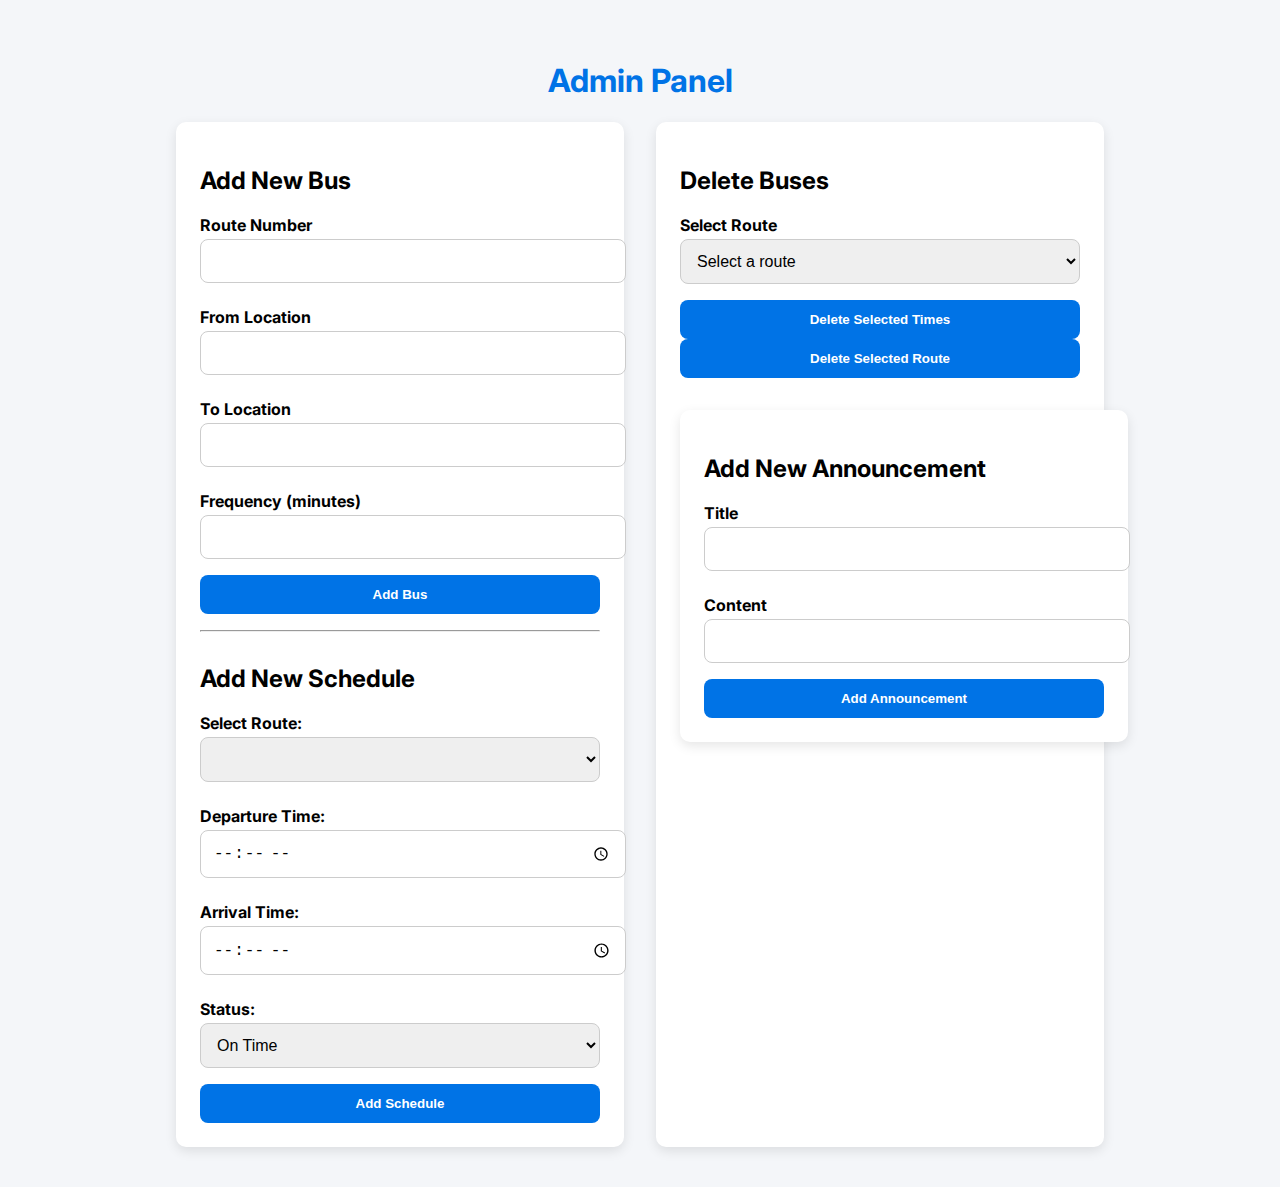
<file: admin-dashboard.html>
<!DOCTYPE html>
<html lang="en">
<head>
  <meta charset="UTF-8" />
  <title>Admin Dashboard</title>
  <meta name="viewport" content="width=device-width, initial-scale=1.0"/>
  <link href="https://fonts.googleapis.com/css2?family=Inter:wght@400;700&display=swap" rel="stylesheet"/>
  <style>
    body {
      font-family: 'Inter', sans-serif;
      background: #f4f6f9;
      padding: 2rem;
    }

    h1 {
      text-align: center;
      color: #0073e6;
    }

    .admin-container {
      display: flex;
      gap: 2rem;
      justify-content: center;
      flex-wrap: wrap;
    }

    .form-group {
      background: white;
      padding: 1.5rem;
      border-radius: 10px;
      width: 400px;
      box-shadow: 0 4px 12px rgba(0,0,0,0.1);
    }

    label {
      display: block;
      margin: 0.5rem 0 0.25rem;
      font-weight: bold;
    }

    input, select {
      width: 100%;
      padding: 0.75rem;
      margin-bottom: 1rem;
      border: 1px solid #ccc;
      border-radius: 8px;
      font-size: 1rem;
    }

    button {
      width: 100%;
      padding: 0.75rem;
      background: #0073e6;
      color: white;
      font-weight: bold;
      border: none;
      border-radius: 8px;
      cursor: pointer;
    }

    button:hover {
      background: #005bb5;
    }

    .success {
      text-align: center;
      color: green;
      font-weight: bold;
      margin-top: 1rem;
    }
  </style>
</head>
<body>

  <h1>Admin Panel</h1>
  <div class="admin-container">
    <div class="form-group">
      <h2>Add New Bus</h2>
      <label>Route Number</label>
      <input type="text" id="route_number" />

      <label>From Location</label>
      <input type="text" id="from_location" />

      <label>To Location</label>
      <input type="text" id="to_location" />

      <label>Frequency (minutes)</label>
      <input type="number" id="frequency_minutes" />

      <button onclick="addBus()">Add Bus</button>
      <div id="result" class="success"></div>

      <hr />

      <h2 style="margin-top:2rem;">Add New Schedule</h2>
      <label>Select Route:</label>
      <select id="schedule-route" required></select>

      <label for="departure-time">Departure Time:</label>
      <input type="time" id="departure-time" required>

      <label for="arrival-time">Arrival Time:</label>
      <input type="time" id="arrival-time" required>

      <label for="status">Status:</label>
      <select id="status" required>
        <option value="On Time">On Time</option>
        <option value="Delayed">Delayed</option>
        <option value="Cancelled">Cancelled</option>
      </select>

      <button onclick="addSchedule()">Add Schedule</button>


    </div>

    <div class="form-group">
      <h2>Delete Buses</h2>
      <label>Select Route</label>
      <select id="routeSelect" onchange="loadTimes()">
        <option value="">Select a route</option>
      </select>

      <div id="timesBox"></div>

      <button onclick="deleteSelectedTimes()">Delete Selected Times</button>
      <button onclick="deleteRoute()">Delete Selected Route</button>
      <div class="form-group" style="margin-top: 2rem;">
        <h2>Add New Announcement</h2>
        <label>Title</label>
        <input type="text" id="announcement-title" />

        <label>Content</label>
        <input type="text" id="announcement-content" />

        <button onclick="addAnnouncement()">Add Announcement</button>
      </div>

    </div>
      

        

    

    

  </div>

  <script>
    function addBus() {
      const data = {
        route_number: document.getElementById('route_number').value,
        from_location: document.getElementById('from_location').value,
        to_location: document.getElementById('to_location').value,
        frequency_minutes: parseInt(document.getElementById('frequency_minutes').value)
      };

      fetch('http://localhost:3000/api/buses', {
        method: 'POST',
        headers: { 'Content-Type': 'application/json' },
        body: JSON.stringify(data)
      })
      .then(res => res.json())
      .then(response => {
        document.getElementById('result').textContent = "Bus successfully added!";
        loadRoutes();
      })
      .catch(err => {
        document.getElementById('result').textContent = "Error occurred!";
        console.error(err);
      });
    }

    function addSchedule() {
      const data = {
        route_id: document.getElementById('schedule-route').value,
        departure_time: document.getElementById('departure-time').value,
        arrival_time: document.getElementById('arrival-time').value,
        status: document.getElementById('status').value
      };

      fetch('http://localhost:3000/api/schedules', {
        method: 'POST',
        headers: { 'Content-Type': 'application/json' },
        body: JSON.stringify(data)
      })
      .then(res => res.json())
      .then(response => {
        alert('Schedule successfully added!');
      })
      .catch(err => {
        alert('Error adding schedule.');
        console.error(err);
      });
    }

    function loadRoutes() {
      fetch('http://localhost:3000/api/routes')
        .then(res => res.json())
        .then(data => {
          const routeSelect = document.getElementById('routeSelect');
          const scheduleRoute = document.getElementById('schedule-route');
          routeSelect.innerHTML = '<option value="">Select a route</option>';
          scheduleRoute.innerHTML = '<option value="">Select a route</option>';
          data.forEach(route => {
            const option1 = document.createElement('option');
            option1.value = route.id;
            option1.textContent = `${route.route_number} (${route.from_location} → ${route.to_location})`;
            routeSelect.appendChild(option1);

            const option2 = document.createElement('option');
            option2.value = route.id;
            option2.textContent = `${route.route_number} (${route.from_location} → ${route.to_location})`;
            scheduleRoute.appendChild(option2);
          });
        });
    }

    function loadTimes() {
      const routeId = document.getElementById('routeSelect').value;
      if (!routeId) return;
      fetch(`http://localhost:3000/api/schedules/${routeId}`)
        .then(res => res.json())
        .then(data => {
          const container = document.getElementById('timesBox');
          container.innerHTML = '';
          data.forEach(schedule => {
            const label = document.createElement('label');
            const checkbox = document.createElement('input');
            checkbox.type = 'checkbox';
            checkbox.value = schedule.id;
            label.appendChild(checkbox);
            label.append(` ${schedule.departure_time} - ${schedule.arrival_time} (${schedule.status})`);
            container.appendChild(label);
            container.appendChild(document.createElement('br'));
          });
        });
    }

    function deleteSelectedTimes() {
      const checkboxes = document.querySelectorAll('#timesBox input[type="checkbox"]:checked');
      const ids = Array.from(checkboxes).map(cb => cb.value);
      fetch('http://localhost:3000/api/schedules/delete', {
        method: 'POST',
        headers: { 'Content-Type': 'application/json' },
        body: JSON.stringify({ ids })
      })
      .then(res => res.json())
      .then(response => {
        alert('Selected times deleted.');
        loadTimes();
      });
    }

    function deleteRoute() {
      const routeId = document.getElementById('routeSelect').value;
      if (!routeId) return alert("Select a route to delete.");
      fetch(`http://localhost:3000/api/routes/${routeId}`, {
        method: 'DELETE'
      })
      .then(res => res.json())
      .then(response => {
        alert('Route deleted.');
        loadRoutes();
        document.getElementById('timesBox').innerHTML = '';
      });
    }

    loadRoutes();
  
function addAnnouncement() {
  const title = document.getElementById('announcement-title').value;
  const content = document.getElementById('announcement-content').value;

  if (!title || !content) {
    alert("Please fill in both title and content.");
    return;
  }

  fetch('http://localhost:3000/api/announcements', {
    method: 'POST',
    headers: { 'Content-Type': 'application/json' },
    body: JSON.stringify({ title, content })
  })
  .then(res => res.json())
  .then(response => {
    alert("Announcement successfully added!");
    document.getElementById('announcement-title').value = '';
    document.getElementById('announcement-content').value = '';
  })
  .catch(err => {
    alert("Error adding announcement.");
    console.error(err);
  });
}

</script>
</body>
</html>
</file>
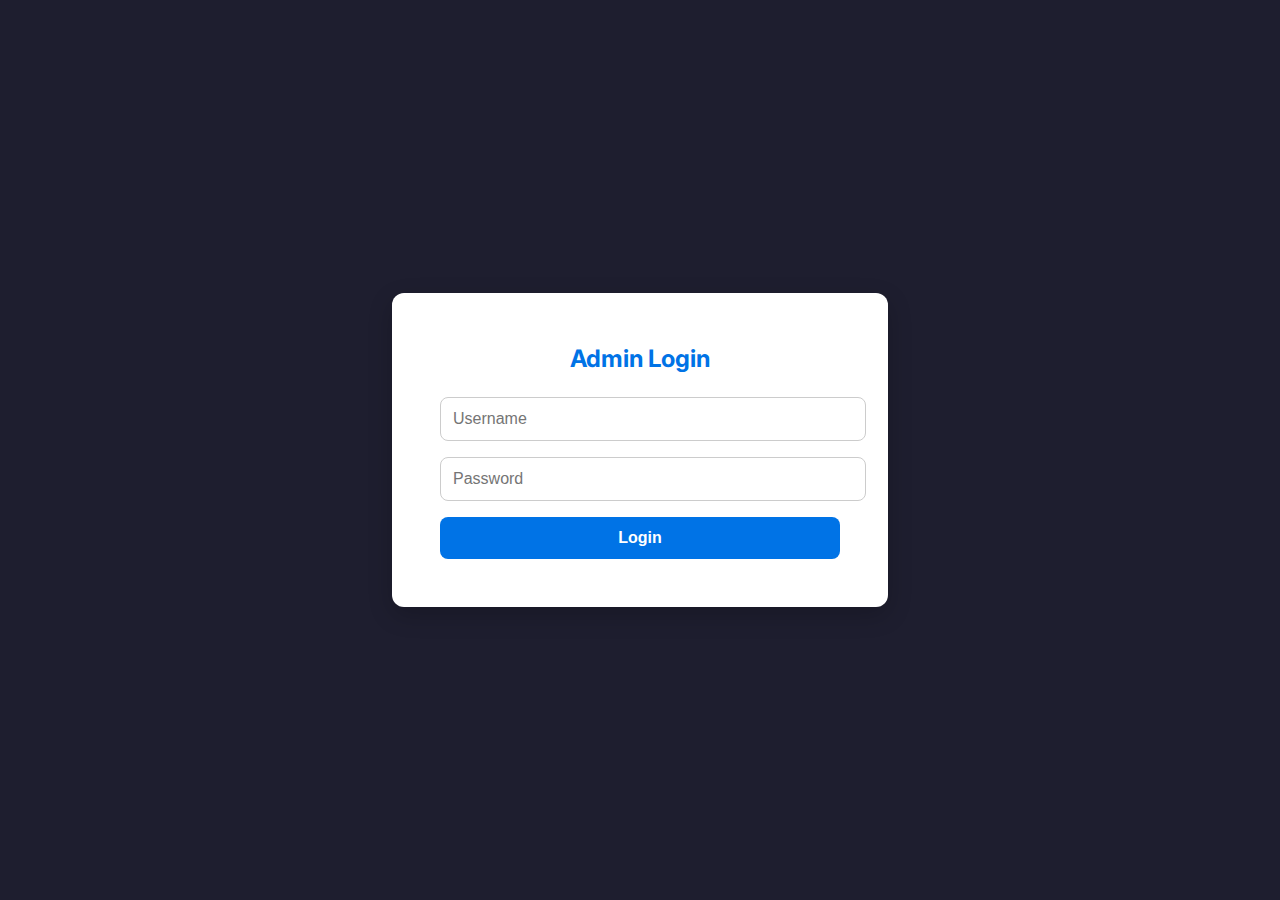
<file: admin-login.html>
<!DOCTYPE html>
<html lang="en">
<head>
  <meta charset="UTF-8" />
  <meta name="viewport" content="width=device-width, initial-scale=1.0"/>
  <title>Admin Login</title>
  <link href="https://fonts.googleapis.com/css2?family=Inter:wght@400;700&display=swap" rel="stylesheet"/>
  <style>
    body {
      font-family: 'Inter', sans-serif;
      background: #1e1e2f;
      display: flex;
      justify-content: center;
      align-items: center;
      height: 100vh;
      margin: 0;
    }

    .login-container {
      background: white;
      padding: 2rem 3rem;
      border-radius: 12px;
      box-shadow: 0 8px 24px rgba(0,0,0,0.2);
      width: 100%;
      max-width: 400px;
    }

    h2 {
      text-align: center;
      margin-bottom: 1.5rem;
      color: #0073e6;
    }

    input {
      width: 100%;
      padding: 0.75rem;
      margin-bottom: 1rem;
      border: 1px solid #ccc;
      border-radius: 8px;
      font-size: 1rem;
    }

    button {
      width: 100%;
      padding: 0.75rem;
      background: #0073e6;
      color: white;
      font-weight: bold;
      border: none;
      border-radius: 8px;
      cursor: pointer;
      font-size: 1rem;
    }

    button:hover {
      background: #005bb5;
    }

    .error {
      color: red;
      text-align: center;
      margin-top: 1rem;
      font-weight: bold;
    }
  </style>
</head>
<body>

  <div class="login-container">
    <h2>Admin Login</h2>
    <input type="text" id="username" placeholder="Username" required />
    <input type="password" id="password" placeholder="Password" required />
    <button onclick="login()">Login</button>
    <div id="error" class="error"></div>
  </div>

  <script>
    function login() {
      const username = document.getElementById("username").value.trim();
      const password = document.getElementById("password").value.trim();
      const errorDiv = document.getElementById("error");

      // Geçici sabit kullanıcı bilgileri
      if (username === "admin" && password === "sayen123") {
        window.location.href = "admin-dashboard.html"; // Giriş başarılıysa yönlendir
      } else {
        errorDiv.textContent = "Invalid username or password!";
      }
    }
  </script>

</body>
</html>
</file>
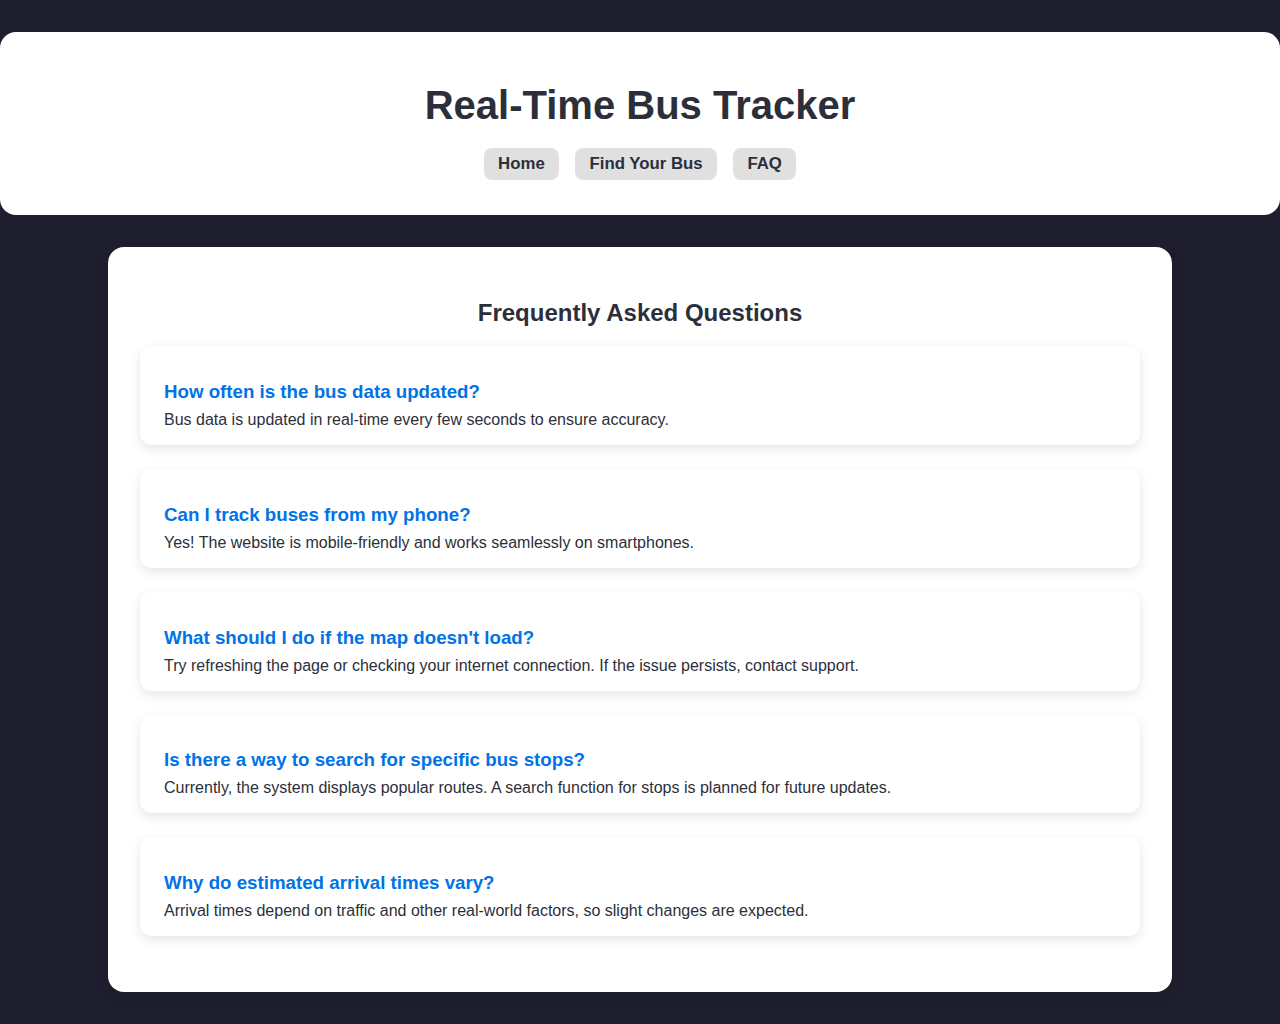
<file: faq.html>
<!DOCTYPE html>
<html lang="en">
<head>
  <meta charset="UTF-8" />
  <meta name="viewport" content="width=device-width, initial-scale=1.0"/>
  <title>FAQ - Real-Time Bus Tracker</title>
  <style>
    body {
      background: #1e1e2f;
      font-family: 'Segoe UI', sans-serif;
      color: #f1f1f1;
      margin: 0;
      padding: 0;
    }

    header {
      background: white;
      color: #2c2f3a;
      padding: 1.5rem 0;
      text-align: center;
      border-radius: 16px;
      max-width: 1300px;
      margin: 2rem auto;
    }

    .logo {
      font-size: 2.5rem;
      font-weight: 900;
      color: #2c2f3a;
    }

    nav ul {
      display: flex;
      justify-content: center;
      list-style: none;
      gap: 1rem;
      padding: 0;
    }

    nav ul li a {
      background-color: #e0e0e0;
      color: #2c2f3a;
      text-decoration: none;
      font-weight: bold;
      font-size: 1.05rem;
      padding: 0.4rem 0.9rem;
      border-radius: 8px;
    }

    .section-wrapper {
      background: white;
      border-radius: 16px;
      padding: 2rem;
      box-shadow: 0 4px 14px rgba(0,0,0,0.1);
      margin: 2rem auto;
      max-width: 1000px;
      color: #2c2f3a;
    }

    h2 {
      text-align: center;
      color: #2c2f3a;
    }

    .faq-item {
      margin-bottom: 1.5rem;
      padding: 1rem 1.5rem;
      border-radius: 12px;
      background: #ffffff;
      color: #2c2f3a;
      box-shadow: 0 4px 12px rgba(0, 0, 0, 0.1);
    }

    .faq-item h3 {
      margin-bottom: 0.5rem;
      color: #0073e6;
    }

    .faq-item p {
      margin: 0;
    }

    .faq-item h3 {
      margin-bottom: 0.5rem;
      color: #0073e6;
    }
  </style>
</head>
<body>
  <header>
    <h1 class="logo">Real-Time Bus Tracker</h1>
    <nav>
      <ul>
        <li><a href="index.html">Home</a></li>
        <li><a href="find-your-bus.html">Find Your Bus</a></li>
        <li><a href="faq.html">FAQ</a></li>
      </ul>
    </nav>
  </header>

  <div class="section-wrapper">
    <h2>Frequently Asked Questions</h2>

    <div class="faq-item">
      <h3>How often is the bus data updated?</h3>
      <p>Bus data is updated in real-time every few seconds to ensure accuracy.</p>
    </div>

    <div class="faq-item">
      <h3>Can I track buses from my phone?</h3>
      <p>Yes! The website is mobile-friendly and works seamlessly on smartphones.</p>
    </div>

    <div class="faq-item">
      <h3>What should I do if the map doesn't load?</h3>
      <p>Try refreshing the page or checking your internet connection. If the issue persists, contact support.</p>
    </div>

    <div class="faq-item">
      <h3>Is there a way to search for specific bus stops?</h3>
      <p>Currently, the system displays popular routes. A search function for stops is planned for future updates.</p>
    </div>

    <div class="faq-item">
      <h3>Why do estimated arrival times vary?</h3>
      <p>Arrival times depend on traffic and other real-world factors, so slight changes are expected.</p>
    </div>
  </div>
</body>
</html>
</file>
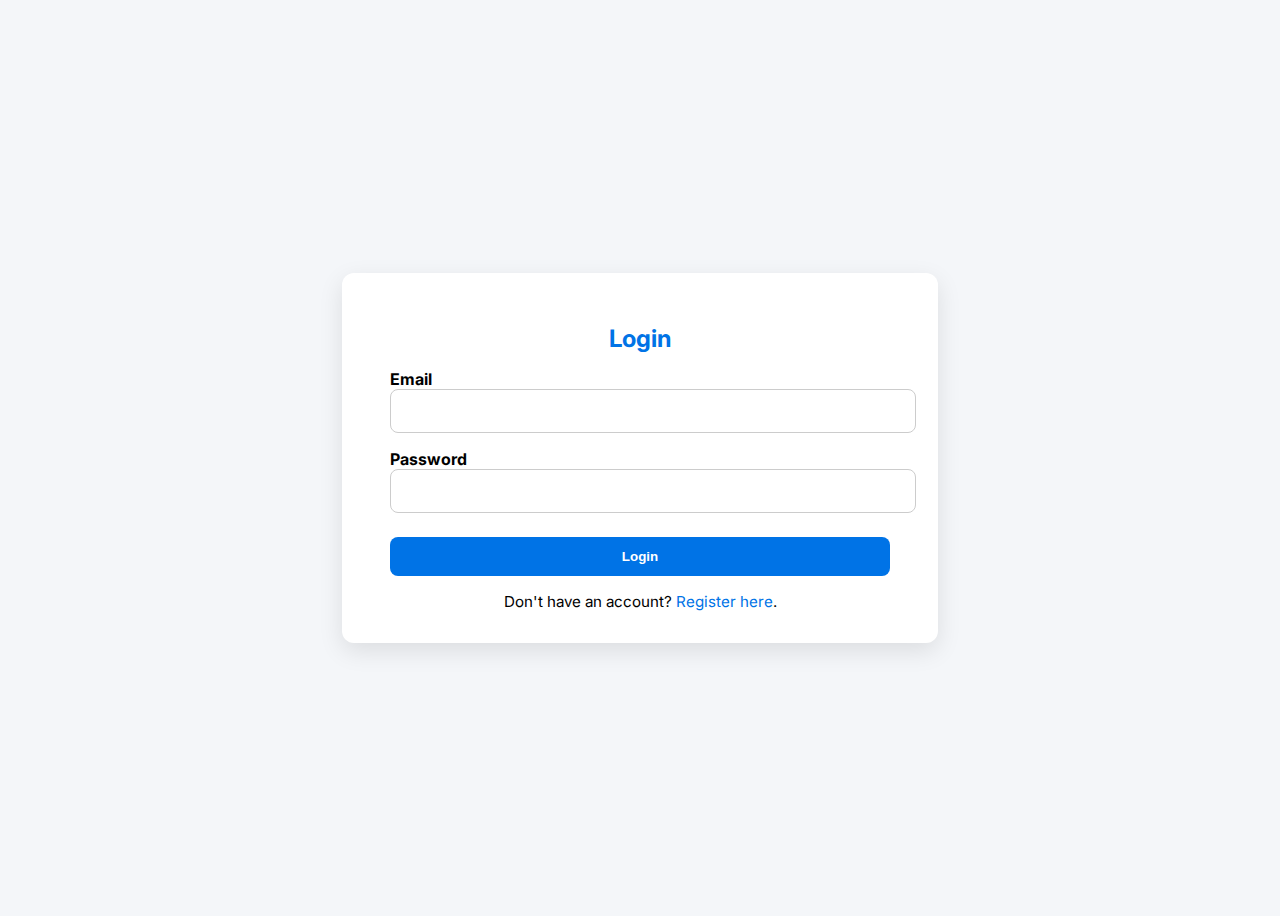
<file: login-old.html>
<!DOCTYPE html>
<html lang="en">
<head>
  <meta charset="UTF-8" />
  <meta name="viewport" content="width=device-width, initial-scale=1.0"/>
  <title>User Login</title>
  <link href="https://fonts.googleapis.com/css2?family=Inter:wght@400;700&display=swap" rel="stylesheet"/>
  <style>
    body {
      font-family: 'Inter', sans-serif;
      background: #f4f6f9;
      display: flex;
      justify-content: center;
      align-items: center;
      height: 100vh;
    }

    .login-container {
      background: white;
      padding: 2rem 3rem;
      border-radius: 12px;
      box-shadow: 0 8px 24px rgba(0,0,0,0.1);
      width: 100%;
      max-width: 500px;
    }

    h2 {
      text-align: center;
      margin-bottom: 1rem;
      color: #0073e6;
    }

    label {
      display: block;
      margin-top: 1rem;
      font-weight: bold;
    }

    input[type="email"],
    input[type="password"] {
      width: 100%;
      padding: 0.75rem;
      border: 1px solid #ccc;
      border-radius: 8px;
      font-size: 1rem;
    }

    button {
      margin-top: 1.5rem;
      width: 100%;
      padding: 0.75rem;
      background: #0073e6;
      color: white;
      border: none;
      border-radius: 8px;
      font-weight: bold;
      cursor: pointer;
    }

    .message {
      margin-top: 1rem;
      text-align: center;
      font-weight: bold;
    }

    .register-link {
      margin-top: 1rem;
      text-align: center;
      font-size: 0.95rem;
    }

    .register-link a {
      color: #0073e6;
      text-decoration: none;
    }

    .register-link a:hover {
      text-decoration: underline;
    }
  </style>
</head>
<body>

  <div class="login-container">
    <h2>Login</h2>
    <label>Email</label>
    <input type="email" id="email" required />

    <label>Password</label>
    <input type="password" id="password" required />

    <button onclick="loginUser()">Login</button>
    <div class="message" id="message"></div>
    <div class="register-link">
      Don't have an account? <a href="register.html">Register here</a>.
    </div>
  </div>

  <script>
    async function loginUser() {
      const email = document.getElementById("email").value.trim();
      const password = document.getElementById("password").value.trim();

      const encoder = new TextEncoder();
      const data = encoder.encode(password);
      const hashBuffer = await crypto.subtle.digest("SHA-256", data);
      const hashArray = Array.from(new Uint8Array(hashBuffer));
      const hashedPassword = hashArray.map(b => b.toString(16).padStart(2, "0")).join("");

      fetch("http://localhost:3000/api/login", {
        method: "POST",
        headers: { "Content-Type": "application/json" },
        body: JSON.stringify({ email, password: hashedPassword })
      })
      .then(res => res.json())
      
  .then(data => {
    if (data.success && data.username) {
      localStorage.setItem('username', data.username);
      window.location.href = 'index.html';
    } else {
      document.getElementById("message").textContent = data.message || "Login failed!";
    }
  })

      .catch(err => {
        document.getElementById("message").textContent = "Error logging in!";
        console.error(err);
      });
    }
  </script>

</body>
</html>
</file>
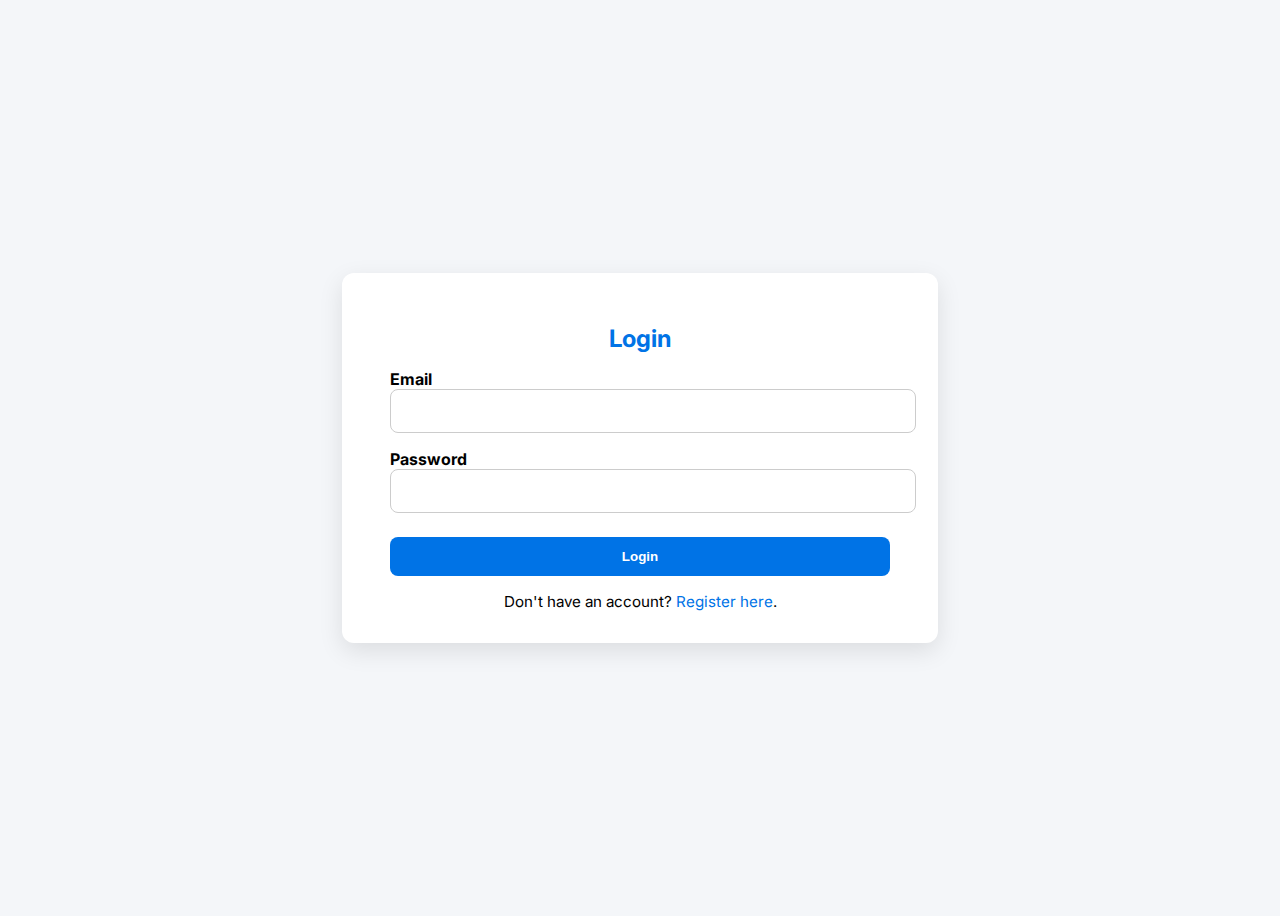
<file: login.html>
<!DOCTYPE html>
<html lang="en">
<head>
  <meta charset="UTF-8" />
  <meta name="viewport" content="width=device-width, initial-scale=1.0"/>
  <title>User Login</title>
  <link href="https://fonts.googleapis.com/css2?family=Inter:wght@400;700&display=swap" rel="stylesheet"/>
  <style>
    body {
      font-family: 'Inter', sans-serif;
      background: #f4f6f9;
      display: flex;
      justify-content: center;
      align-items: center;
      height: 100vh;
    }

    .login-container {
      background: white;
      padding: 2rem 3rem;
      border-radius: 12px;
      box-shadow: 0 8px 24px rgba(0,0,0,0.1);
      width: 100%;
      max-width: 500px;
    }

    h2 {
      text-align: center;
      margin-bottom: 1rem;
      color: #0073e6;
    }

    label {
      display: block;
      margin-top: 1rem;
      font-weight: bold;
    }

    input[type="email"],
    input[type="password"] {
      width: 100%;
      padding: 0.75rem;
      border: 1px solid #ccc;
      border-radius: 8px;
      font-size: 1rem;
    }

    button {
      margin-top: 1.5rem;
      width: 100%;
      padding: 0.75rem;
      background: #0073e6;
      color: white;
      border: none;
      border-radius: 8px;
      font-weight: bold;
      cursor: pointer;
    }

    .message {
      margin-top: 1rem;
      text-align: center;
      font-weight: bold;
    }

    .register-link {
      margin-top: 1rem;
      text-align: center;
      font-size: 0.95rem;
    }

    .register-link a {
      color: #0073e6;
      text-decoration: none;
    }

    .register-link a:hover {
      text-decoration: underline;
    }
  </style>
</head>
<body>

  <div class="login-container">
    <h2>Login</h2>
    <label>Email</label>
    <input type="email" id="email" required />

    <label>Password</label>
    <input type="password" id="password" required />

    <button onclick="loginUser()">Login</button>
    <div class="message" id="message"></div>
    <div class="register-link">
      Don't have an account? <a href="register.html">Register here</a>.
    </div>
  </div>

  
<script>
async function loginUser() {
  const email = document.getElementById("email").value;
  const password = document.getElementById("password").value;

  if (!email || !password) {
    document.getElementById("message").textContent = "Please enter email and password.";
    return;
  }

  // SHA-256 ile şifreyi hashle
  const encoder = new TextEncoder();
  const data = encoder.encode(password);
  const hashBuffer = await crypto.subtle.digest('SHA-256', data);
  const hashArray = Array.from(new Uint8Array(hashBuffer));
  const hashedPassword = hashArray.map(b => b.toString(16).padStart(2, '0')).join('');

  fetch("http://localhost:3000/api/login", {
    method: "POST",
    headers: { "Content-Type": "application/json" },
    body: JSON.stringify({ email, password: hashedPassword })
  })
  .then(res => res.json())
  .then(data => {
    if (data.success && data.username) {
      localStorage.setItem('username', data.username);
      window.location.href = 'index.html';
    } else {
      document.getElementById("message").textContent = data.message || "Login failed!";
    }
  })
  .catch(err => {
    console.error(err);
    document.getElementById("message").textContent = "Login error.";
  });
}
</script>


</body>
</html>
</file>
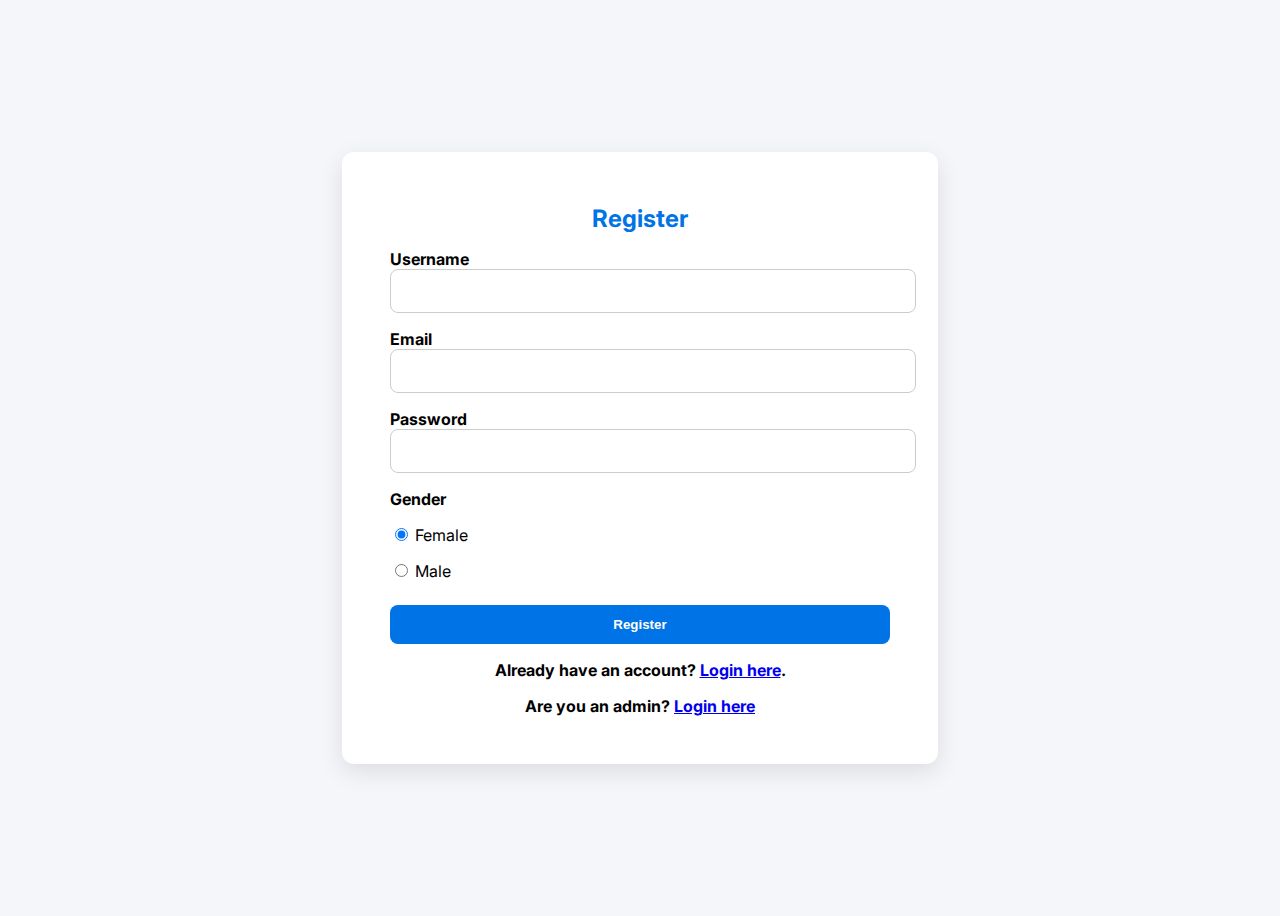
<file: register.html>
<!DOCTYPE html>

<html lang="en">
<head>
<meta charset="utf-8"/>
<meta content="width=device-width, initial-scale=1.0" name="viewport"/>
<title>User Registration</title>
<link href="https://fonts.googleapis.com/css2?family=Inter:wght@400;700&amp;display=swap" rel="stylesheet"/>
<style>
    body {
      font-family: 'Inter', sans-serif;
      background: #f4f6f9;
      display: flex;
      justify-content: center;
      align-items: center;
      height: 100vh;
    }

    .register-container {
      background: white;
      padding: 2rem 3rem;
      border-radius: 12px;
      box-shadow: 0 8px 24px rgba(0,0,0,0.1);
      width: 100%;
      max-width: 500px;
    }

    h2 {
      text-align: center;
      margin-bottom: 1rem;
      color: #0073e6;
    }

    label {
      display: block;
      margin-top: 1rem;
      font-weight: bold;
    }

    input[type="text"],
    input[type="email"],
    input[type="password"] {
      width: 100%;
      padding: 0.75rem;
      border: 1px solid #ccc;
      border-radius: 8px;
      font-size: 1rem;
    }

    .gender-group {
      margin-top: 0.5rem;
    }

    .gender-group label {
      margin-right: 1rem;
      font-weight: normal;
    }

    button {
      margin-top: 1.5rem;
      width: 100%;
      padding: 0.75rem;
      background: #0073e6;
      color: white;
      border: none;
      border-radius: 8px;
      font-weight: bold;
      cursor: pointer;
    }

    .message {
      margin-top: 1rem;
      text-align: center;
      font-weight: bold;
    }
  </style>
</head>
<body>
<div class="register-container">
<h2>Register</h2>
<label>Username</label>
<input id="username" required="" type="text"/>
<label>Email</label>
<input id="email" required="" type="email"/>
<label>Password</label>
<input id="password" required="" type="password"/>
<label>Gender</label>
<div class="gender-group">
<label><input checked="" name="gender" type="radio" value="0"/> Female</label>
<label><input name="gender" type="radio" value="1"/> Male</label>
</div>
<button onclick="registerUser()">Register</button>
<div class="message" id="message"></div>
<p class="message">Already have an account? <a href="login.html">Login here</a>.</p><p class="message">Are you an admin? <a href="admin-login.html">Login here</a></p>
</div>
<script>
    async function registerUser() {
      const username = document.getElementById("username").value.trim();
      const email = document.getElementById("email").value.trim();
      const password = document.getElementById("password").value.trim();
      const gender = document.querySelector('input[name="gender"]:checked').value;

      const encoder = new TextEncoder();
      const data = encoder.encode(password);
      const hashBuffer = await crypto.subtle.digest("SHA-256", data);
      const hashArray = Array.from(new Uint8Array(hashBuffer));
      const hashedPassword = hashArray.map(b => b.toString(16).padStart(2, "0")).join("");

      fetch("http://localhost:3000/api/register", {
        method: "POST",
        headers: { "Content-Type": "application/json" },
        body: JSON.stringify({ username, email, password: hashedPassword, gender })
      })
      .then(res => res.json())
      .then(data => {
        document.getElementById("message").textContent = data.message || "User registered successfully!";
      })
      .catch(err => {
        document.getElementById("message").textContent = "Error registering user!";
        console.error(err);
      });
    }
  </script>
</body>
</html>
</file>
